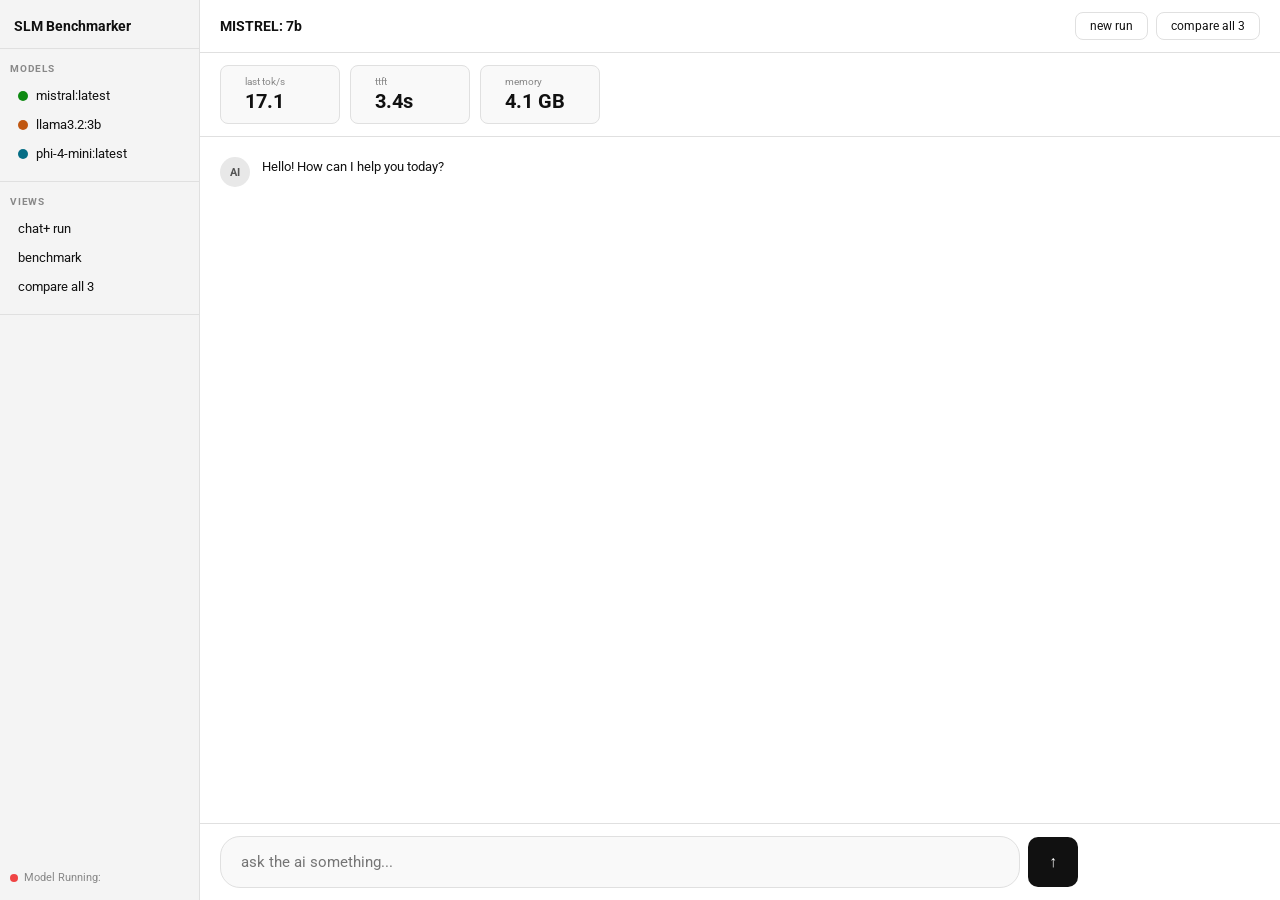
<file: frontend/index.html>
<!DOCTYPE html>
<html lang="en">
<head>
    <meta charset="UTF-8" />
    <meta name="viewport" content="width=device-width, initial-scale=1.0" />
    <title>Local SLM Benchmarker</title>

    <link rel="stylesheet" href="styles.css" />
    <link href="https://fonts.googleapis.com/css2?family=Roboto:wght@400;700&display=swap" rel="stylesheet">


</head>
<body>

    <aside class="sidebar">
        <div class="sidebar-top">
            <p class="sidebar-logo">SLM Benchmarker</p>
            <!-- <p class="sidebar-sub">Talk to your AI locally</p> -->
        </div>

        <nav>
            <div class="models">
                <p class="model-names">Models</p>
                <button class="nav-item">
                    <div class="model-icon-mistrel"></div>
                    <p class="model-mistrel">mistral:latest</p>
                </button>
                <button class="nav-item">
                    <div class="model-icon-llama"></div>      
                    <p class="model-llama">llama3.2:3b</p>
                </button>
                <button class="nav-item">
                    <div class="model-icon-phi4-mini "></div>
                    <p class="model-phi4-mini">phi-4-mini:latest</p>
                </button>

            </div>

            <div class="views">
                <p class="views-title">Views</p>
                <div class="views-items">
                    <button class="nav-item">chat+ run</button>
                    <button class="nav-item">benchmark</button>
                    <button class="nav-item" onclick="window.location.href='compare.html'" >compare all 3</button>
                </div>
            </div>

            <div class="navbar-bottom">
                <div class="status-row">
                    <div class="status-dot" id="ollama-icon"></div>
                    <span id="model-status">Model Running:</span>
                </div>
            </div>
        </nav>
    </aside>

    <main class="main-content">

        <!-- Top Bar -->
        <div class="chat-topbar">
            <div class="topbar-left">
                <span class="active-model" id="active-model-name">MISTREL: 7b</span>
            </div>
            <div class="topbar-right">
                <button class="topbar-btn" id="new-run-btn">new run</button>
                <button class="topbar-btn" id="compare-btn" onclick="window.location.href='compare.html'" >compare all 3</button>
            </div>
        </div>
        <!-- Metrics Strip -->
         <div class="metrics-strip">
            <div class="metric-card">
                <p class="metric-label">last tok/s</p>
                <p class="metric-value" id="metric-toks">17.1</p>
            </div>
            <div class="metric-card">
                <p class="metric-label">ttft</p>
                <p class="metric-value" id="metric-ttft">3.4s</p>
            </div>
            <div class="metric-card">
                <p class="metric-label">memory</p>
                <p class="metric-value" id="metric-memory">4.1 GB</p>
            </div>
         </div>

        <!-- Chat Area -->
        <div class="chat-messages" id="chat-messages">
            <div class="message">
                <div class="message-avatar">AI</div>
                <div class="message-body">
                    <p>Hello! How can I help you today?</p>
                </div>
            </div>
        </div>

        <!-- User input area -->
        <div class="chat-input-bar">
            <input type="text" class="chat-input" id="chat-input" placeholder="ask the ai something..." />
            <button class="send-btn" id="send-btn">&#8593;</button>
        </div>

    </main>


    <script src="app.js"></script>
</body>
</html>
</file>
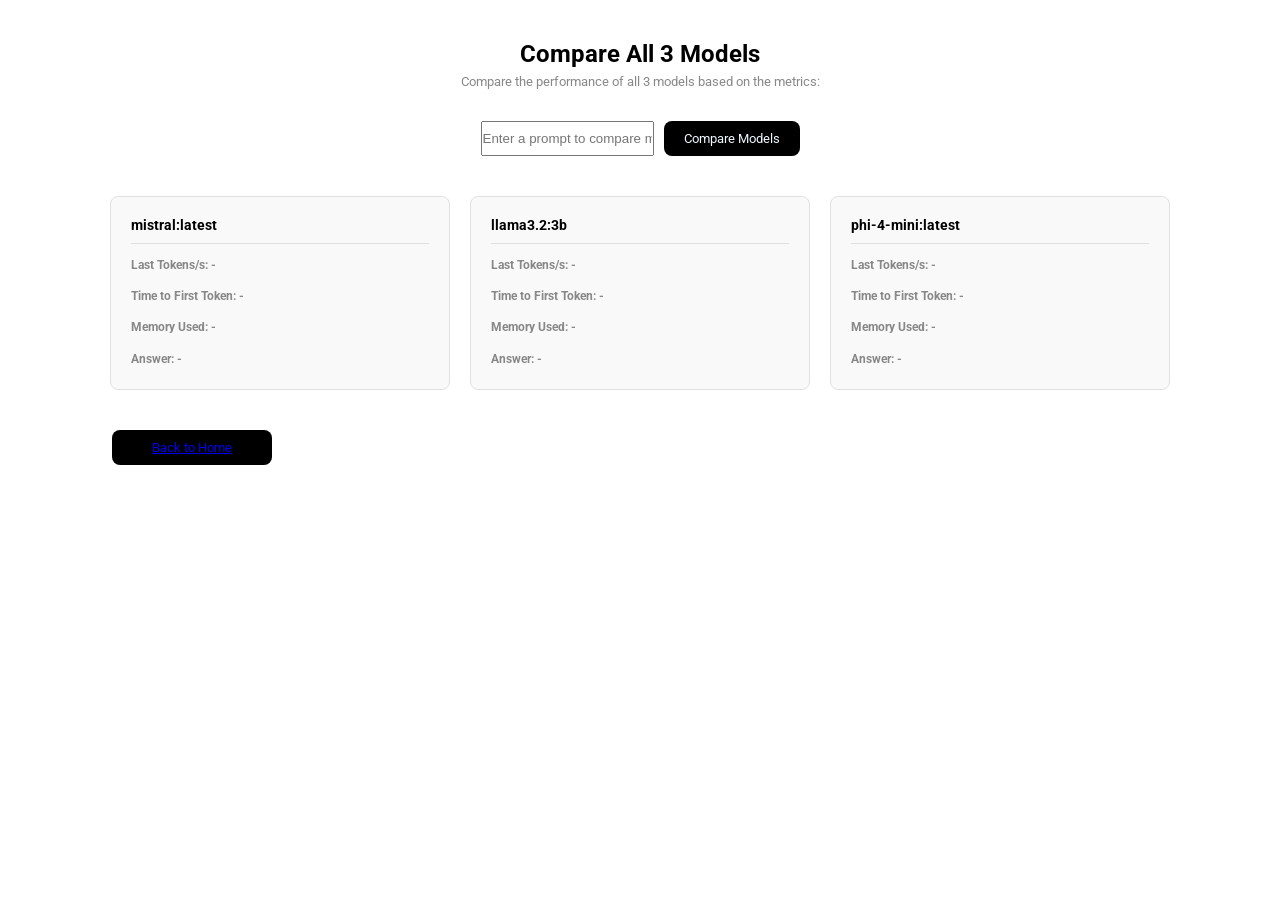
<file: frontend/compare.html>
<!DOCTYPE html>
<html lang="en">
<head>
    <meta charset="UTF-8" />
    <meta name="viewport" content="width=device-width, initial-scale=1.0" />
    <title>Compare All 3 Models</title>

    <link rel="stylesheet" href= "compare.css" />
    <link href="https://fonts.googleapis.com/css2?family=Roboto:wght@400;700&display=swap" rel="stylesheet">


</head>
<body>
    <div class="header-section">
        <h1>Compare All 3 Models</h1>
        <p>Compare the performance of all 3 models based on the metrics:</p>

    </div>
    <div class="input-section">
        <input type="text" id="compare-input" placeholder="Enter a prompt to compare models..." />
        <button id="compare-btn">Compare Models</button>
    </div>
    <div class="cards-container">
        <div class="card1" id="model1-card">
            <h2>mistral:latest</h2>
            <p><strong>Last Tokens/s:</strong> <span id="model1-toks">-</span></p>
            <p><strong>Time to First Token:</strong> <span id="model1-ttft">-</span></p>
            <p><strong>Memory Used:</strong> <span id="model1-memory">-</span></p>
            <p><strong>Answer:</strong> <span id="model1-answer">-</span></p>


        </div>
        <div class="card1" id="model2-card">
            <h2>llama3.2:3b</h2>
            <p><strong>Last Tokens/s:</strong> <span id="model2-toks">-</span></p>
            <p><strong>Time to First Token:</strong> <span id="model2-ttft">-</span></p>
            <p><strong>Memory Used:</strong> <span id="model2-memory">-</span></p>
            <p><strong>Answer:</strong> <span id="model2-answer">-</span></p>
        </div>
        <div class="card1" id="model3-card">
            <h2>phi-4-mini:latest</h2>
            <p><strong>Last Tokens/s:</strong> <span id="model3-toks">-</span></p>
            <p><strong>Time to First Token:</strong> <span id="model3-ttft">-</span></p>
            <p><strong>Memory Used:</strong> <span id="model3-memory">-</span></p>
            <p><strong>Answer:</strong> <span id="model3-answer">-</span></p>   
        </div>
        
    </div>
    <div class="back-to-home">
        <a href="index.html">Back to Home</a>
    </div>
    <script src="compare.js"></script>
</body>
</html>
</file>
<file: frontend/styles.css>
/* ── Design Tokens ─────────────────────────────── */
:root {
    --bg:          #ffffff;
    --bg-sidebar:  #f4f4f4;
    --bg-hover:    #e8e8e8;
    --bg-card:     #f9f9f9;

    --border:      #e0e0e0;

    --text-primary:   #111111;
    --text-secondary: #555555;
    --text-muted:     #888888;

    --accent:      #111111;
    --accent-text: #ffffff;

    --tag-green-bg:   #e8f5e9;
    --tag-green-text: #2e7d32;

    --font: 'Roboto', sans-serif;
    --radius: 8px;
}

/* ── Reset ─────────────────────────────────────── */
* {
    box-sizing: border-box;
    margin: 0;
    padding: 0;
}

body {
    font-family: var(--font);
    font-size: 13px;
    background: var(--bg);
    color: var(--text-primary);
    display: flex;
    height: 100vh;
    overflow: hidden;
}

/* ── Sidebar ───────────────────────────────────── */
.sidebar {
    width: 200px;
    height: 100vh;
    background: var(--bg-sidebar);
    display: flex;
    flex-direction: column;
    flex-shrink: 0;
    position: relative;
    border-right: 1px solid var(--border);
}

.sidebar-top {
    padding: 18px 14px 14px;
    border-bottom: 1px solid var(--border);
}

.sidebar-logo {
    font-size: 14px;
    font-weight: 700;
    color: var(--text-primary);
}

/* Section headers */
.model-names,
.views-title {
    font-size: 10px;
    font-weight: 700;
    text-transform: uppercase;
    color: var(--text-muted);
    letter-spacing: 0.08em;
    margin-bottom: 6px;
}

.models {
    padding: 14px 10px;
    border-bottom: 1px solid var(--border);
    display: flex;
    flex-direction: column;
    gap: 2px;
}

.views {
    padding: 14px 10px;
    border-bottom: 1px solid var(--border);
    display: flex;
    flex-direction: column;
    gap: 2px;
}

.views-items {
    display: flex;
    flex-direction: column;
    gap: 2px;
}

/* Nav buttons */
.nav-item {
    display: flex;
    align-items: center;
    gap: 8px;
    background: none;
    border: none;
    cursor: pointer;
    width: 100%;
    text-align: left;
    font-family: var(--font);
    font-size: 13px;
    color: var(--text-primary);
    padding: 6px 8px;
    border-radius: 6px;
}

.nav-item:hover {
    background: var(--bg-hover);
}

/* Model icons */
.model-icon-mistrel,
.model-icon-llama,
.model-icon-phi4-mini {
    width: 10px;
    height: 10px;
    border-radius: 50%;
    flex-shrink: 0;
}

.model-icon-mistrel  { background: #0e8a12; }
.model-icon-llama    { background: #c05711; }
.model-icon-phi4-mini { background: #056d85; }

/* Status bar */
.navbar-bottom {
    position: absolute;
    bottom: 16px;
    left: 10px;
    right: 10px;
}

.status-row {
    display: flex;
    align-items: center;
    gap: 6px;
    font-size: 11px;
    color: var(--text-muted);
}

.status-dot {
    width: 8px;
    height: 8px;
    border-radius: 50%;
    background: var(--text-muted);
    flex-shrink: 0;
}

.status-dot-online  { background: #22c55e; }
.status-dot-offline { background: #ef4444; }

/* ── Main Content ──────────────────────────────── */
.main-content {
    flex: 1;
    display: flex;
    flex-direction: column;
    height: 100vh;
    overflow: hidden;
}

/* Top bar */
.chat-topbar {
    display: flex;
    align-items: center;
    justify-content: space-between;
    padding: 12px 20px;
    border-bottom: 1px solid var(--border);
    flex-shrink: 0;
}

.topbar-left {
    display: flex;
    align-items: center;
    gap: 8px;
}

.active-model {
    font-weight: 700;
    font-size: 14px;
}

.model-tag {
    background: var(--tag-green-bg);
    color: var(--tag-green-text);
    font-size: 10px;
    padding: 2px 8px;
    border-radius: 10px;
}

.speed-tag {
    color: var(--text-muted);
    font-size: 11px;
}

.topbar-right {
    display: flex;
    gap: 8px;
}

.topbar-btn {
    background: var(--bg);
    border: 1px solid var(--border);
    border-radius: var(--radius);
    padding: 6px 14px;
    font-family: var(--font);
    font-size: 12px;
    cursor: pointer;
    color: var(--text-primary);
}

.topbar-btn:hover {
    background: var(--bg-card);
}

/* Metrics strip */
.metrics-strip {
    display: flex;
    flex-direction: row;
    gap: 10px;
    padding: 12px 20px;
    border-bottom: 1px solid var(--border);
    flex-shrink: 0;
}

.metric-card {
    background: var(--bg-card);
    border: 1px solid var(--border);
    border-radius: var(--radius);
    padding: 10px 24px;
    min-width: 120px;
}

.metric-label {
    font-size: 10px;
    color: var(--text-muted);
    margin-bottom: 2px;
}

.metric-value {
    font-size: 20px;
    font-weight: 700;
    color: var(--text-primary);
}

/* Chat messages */
.chat-messages {
    flex: 1;
    overflow-y: auto;
    padding: 20px;
    display: flex;
    flex-direction: column;
    gap: 20px;
}

.message {
    display: flex;
    gap: 12px;
    align-items: flex-start;
}

.message-avatar {
    width: 30px;
    height: 30px;
    border-radius: 50%;
    background: var(--bg-hover);
    display: flex;
    align-items: center;
    justify-content: center;
    font-size: 11px;
    font-weight: 700;
    color: var(--text-secondary);
    flex-shrink: 0;
}

.message-body {
    display: flex;
    flex-direction: column;
    gap: 6px;
    line-height: 1.6;
}

.message-tags {
    display: flex;
    gap: 6px;
    flex-wrap: wrap;
}

.tag {
    background: var(--bg-card);
    border: 1px solid var(--border);
    border-radius: 4px;
    padding: 2px 8px;
    font-size: 10px;
    color: var(--text-secondary);
}

/* Input bar */
.chat-input-bar {
    display: flex;
    align-items: center;
    gap: 8px;
    padding: 12px 20px;
    border-top: 1px solid var(--border);
    background: var(--bg);
    flex-shrink: 0;
}

.chat-input {
    flex: 1;
    max-width: 800px;
    padding: 16px 20px;
    border: 1px solid var(--border);
    border-radius: 20px;
    font-family: var(--font);
    font-size: 15px;
    outline: none;
    background: var(--bg-card);
    color: var(--text-primary);
}

.chat-input:focus {
    border-color: #aaaaaa;
}

.send-btn {
    width: 50px;
    height: 50px;
    border-radius: 10px;
    background: var(--accent);
    color: var(--accent-text);
    border: none;
    font-size: 16px;
    cursor: pointer;
    display: flex;
    align-items: center;
    justify-content: center;
    flex-shrink: 0;
}

.send-btn:hover {
    background: #333333;
}
</file>
<file: frontend/compare.css>
* {
    box-sizing: border-box;
    margin: 0;
    padding: 0;
}

body {
    font-family: 'Roboto', sans-serif;
    font-size: 13px;
    background: white;
    color: black;
    min-height: 100vh;
    padding: 40px 32px;
}

.header-section {
    text-align: center;
    margin-bottom: 32px;
}

.header-section h1{
    font-size: 24px;
    font-weight: 700;
    margin-bottom: 6px;
}

.header-section p {
    font-size: 13px;
    color: #888888
}

.input-section {
    display: flex;
    justify-content: center;
    gap: 10px;
    margin-bottom: 40px;
}

.input-section input:focus{
    border-color: #888888;
}

.input-section button{
    padding: 10px 20px;
    background: black;
    color: aliceblue;
    border: none;
    border-radius: 8px;
    font-family: 'Roboto', 'sns-serif';
    font-size: 13px;
    cursor: pointer;
}

.input-section button:hover{
    background: #888888;
}

.cards-container{
    display: flex;
    gap: 20px;
    justify-content: center;
}

.card1{
    flex: 1;
    max-width: 340px;
    background: #f9f9f9f9;
    border: 1px solid #e0e0e0;
    border-radius: 8px;
    padding: 20px;
    display: flex;
    flex-direction: column;
    gap: 12px;

}

.card1 h2 {
    font-size: 14px;
    font-weight: 700;
    color: black;
    padding-bottom: 10px;
    border-bottom: 1px solid #e0e0e0;
}

.card1 p{
    font-size: 12px;
    color: #888888;
    line-height: 1.6;
}

.card1 span{
    font-weight: 700;
    
}

.back-to-home {
    display: inline-block;
    padding: 10px 40px;
    background: black;
    color: aliceblue;
    border: none;
    border-radius: 8px;
    font-family: 'Roboto', 'sns-serif';
    font-size: 13px;
    cursor: pointer;
    margin-left: 80px;
    margin-top: 40px;
}

.back-to-home:hover {
    background: #888888;
    color: white;
}
</file>
